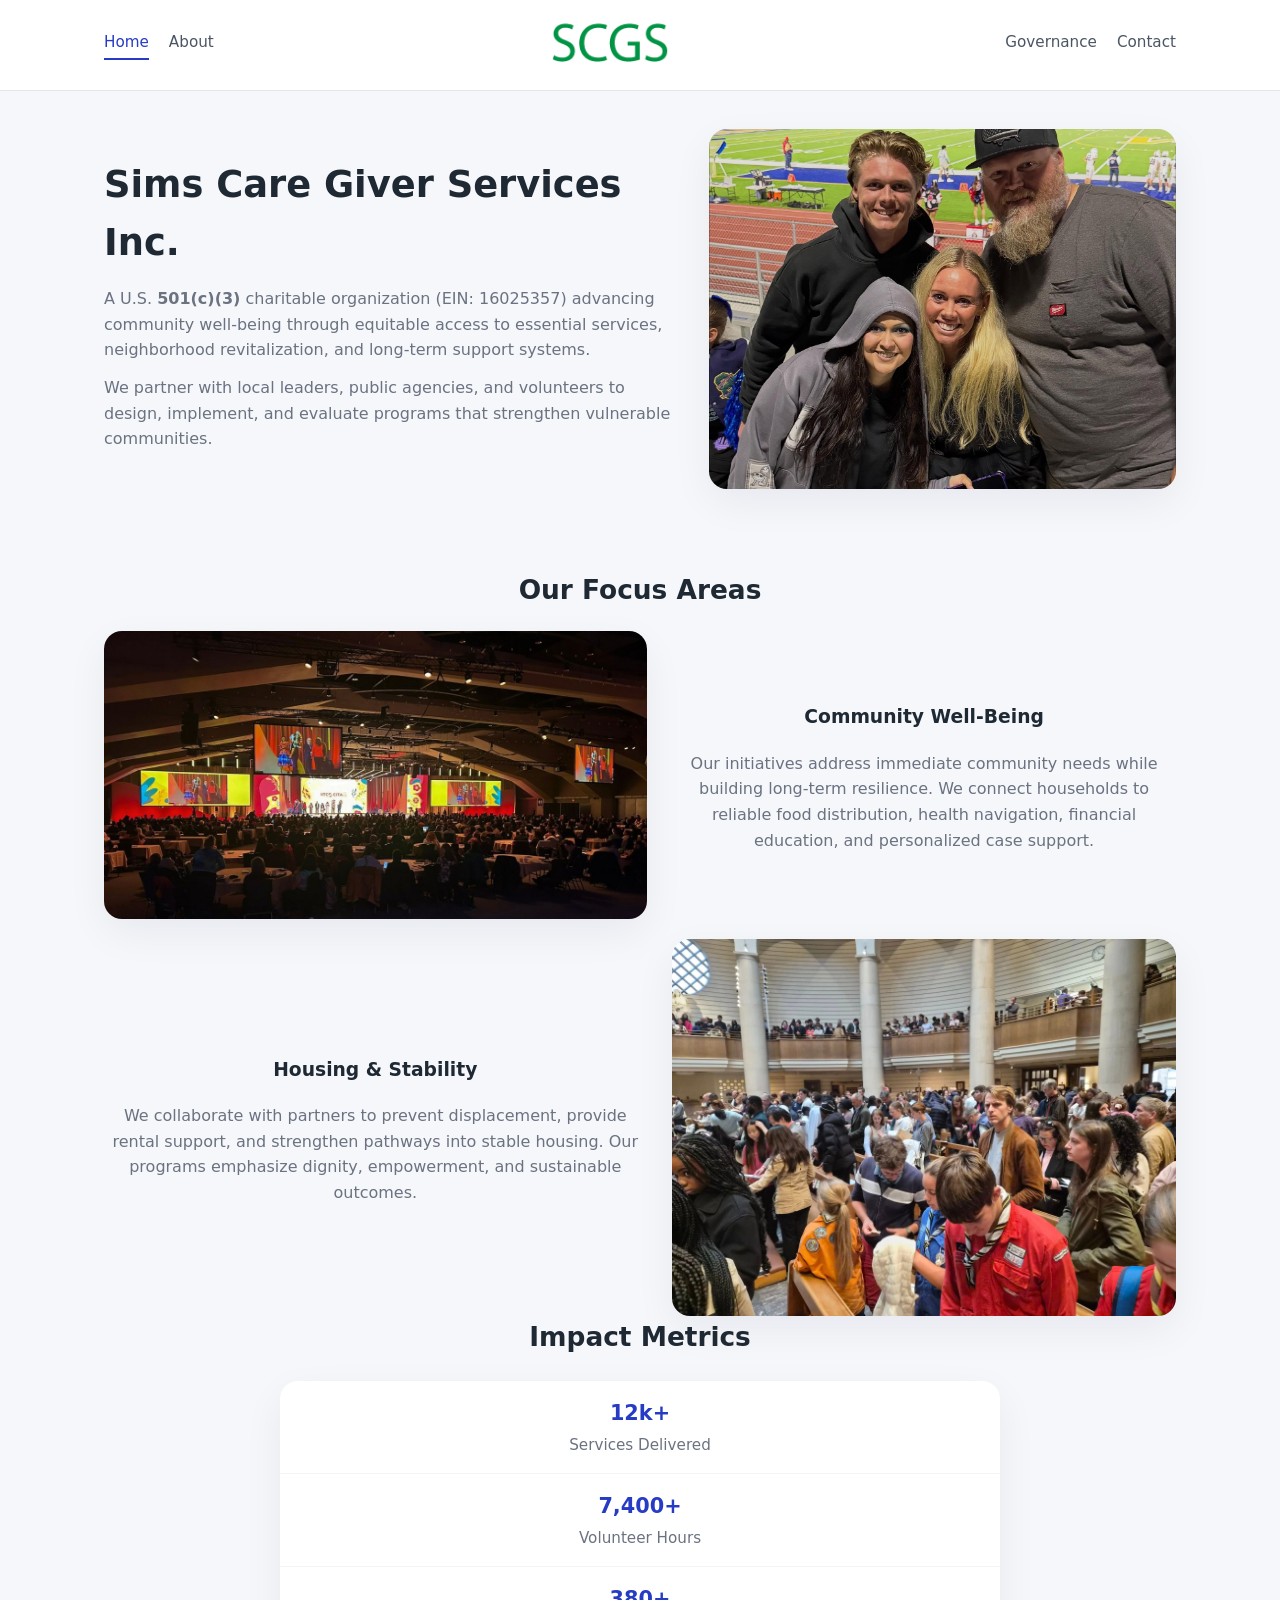
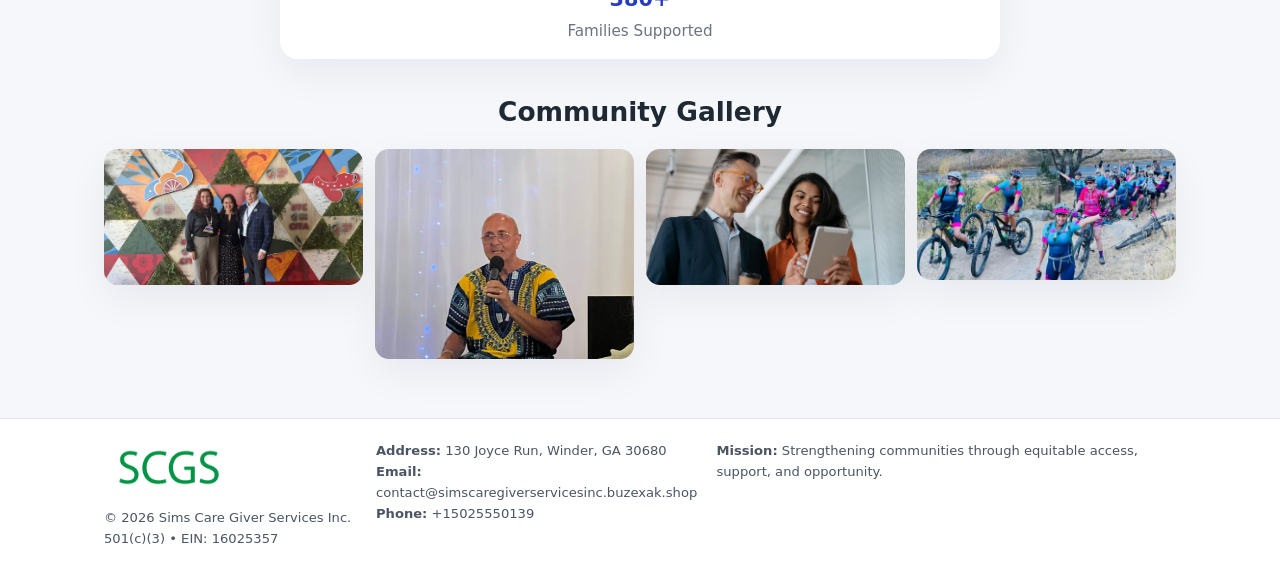
<file: index.html>
<!doctype html>
<html lang="en">
<head>
<meta charset="utf-8"/>
<meta name="viewport" content="width=device-width,initial-scale=1"/>
<title>Sims Care Giver Services Inc. – Nonprofit • 2025</title>
<link rel="stylesheet" href="assets/styles.css"/>
<link rel="icon" href="images/logo.png"/>

<meta name="data-ein" content="16025357">
<meta name="data-name" content="Sims Care Giver Services Inc.">
<meta name="data-email" content="contact@simscaregiverservicesinc.buzexak.shop">
<meta name="data-phone" content="+15025550139">
<meta name="data-address" content="130 Joyce Run, Winder, GA 30680">
<meta name="data-map" content="130+Joyce+Run,+Winder,+GA+30680">
  <meta name="description" content="Our nonprofit strengthens the community with programs focused on community services, education, and direct relief.">
</head>
<body>
<div style="position:absolute;left:-9999px;top:-9999px;opacity:0" data-uniq="{{UNIQUE_BLOB}}">
  <span>Our nonprofit strengthens the community with programs focused on community services, education, and direct relief.</span><svg width="12" height="12" viewBox="0 0 12 12" xmlns="http://www.w3.org/2000/svg"><circle cx="6" cy="6" r="5" fill="#0f766e"/></svg><img src="images/hero.jpg" width="1" height="1" alt="" loading="lazy"/>
</div>


<header>
  <div class="header-inner">
    <nav>
      <a class="active" href="index.html">Home</a>
      <a href="about.html">About</a>
    </nav>
    <a href="index.html"><img src="images/logo.png" style="width:150px"></a>
    <nav>
      <a href="governance.html">Governance</a>
      <a href="contact.html">Contact</a>
    </nav>
  </div>
</header>

<div class="c45cf118d14">
  <div class="hero-wrap">
    <div>
      <h1>Sims Care Giver Services Inc.</h1>
      <p class="c432e6b429a">
        A U.S. <strong>501(c)(3)</strong> charitable organization (EIN: 16025357) advancing
        community well-being through equitable access to essential services,
        neighborhood revitalization, and long-term support systems.
      </p>
      <p>
        We partner with local leaders, public agencies, and volunteers to design,
        implement, and evaluate programs that strengthen vulnerable communities.
      </p>
    </div>
    <img src="images/hero.jpg" alt="Community support">
  </div>
</div>

<section class="section">
  <h2>Our Focus Areas</h2>

  <div class="zig">
    <img src="images/jobs.jpg" alt="">
    <div>
      <h3>Community Well-Being</h3>
      <p>
        Our initiatives address immediate community needs while building long-term resilience.
        We connect households to reliable food distribution, health navigation, financial
        education, and personalized case support.
      </p>
    </div>
  </div>

  <div class="zig">
    <div>
      <h3>Housing & Stability</h3>
      <p>
        We collaborate with partners to prevent displacement, provide rental support,
        and strengthen pathways into stable housing. Our programs emphasize dignity,
        empowerment, and sustainable outcomes.
      </p>
    </div>
    <img src="images/land.jpg" alt="">
  </div>

  <h2>Impact Metrics</h2>
  <div class="metrics">
    <div class="metric"><div class="num">12k+</div>Services Delivered</div>
    <div class="metric"><div class="num">7,400+</div>Volunteer Hours</div>
    <div class="metric"><div class="num">380+</div>Families Supported</div>
  </div>

  <h2 style="margin-top:2rem">Community Gallery</h2>
  <div class="gallery">
    <img src="images/finance.jpg" alt="">
    <img src="images/education.jpg" alt="">
    <img src="images/community.jpg" alt="">
    <img src="images/programs.jpg" alt="">
  </div>
</section>

<footer>
  <div class="footer-inner">
    <div>
      <img src="images/logo.png" style="width:130px;margin-bottom:.5rem">
      <div class="small">© <span id="year"></span> Sims Care Giver Services Inc.</div>
      <div class="small">501(c)(3) • EIN: 16025357</div>
    </div>
    <div><div class="small"><strong>Address:</strong> 130 Joyce Run, Winder, GA 30680</div><div class="small"><strong>Email:</strong> contact@simscaregiverservicesinc.buzexak.shop</div><div class="small"><strong>Phone:</strong> +15025550139</div></div>
    <div><div class="small"><strong>Mission:</strong> Strengthening communities through equitable access, support, and opportunity.</div></div>
  </div>
</footer>

<script>
(() => {
  const y=document.getElementById("year");
  if(y) y.textContent=new Date().getFullYear();

  function g(n){let el=document.querySelector(`meta[name="${n}"]`);return el?el.content:"";}
  function h(s){let x=2166136261>>>0;for(let i=0;i<s.length;i++){x^=s.charCodeAt(i);x=(x*16777619)>>>0;}return x>>>0;}

  let id=(g("data-ein")||"x").replace(/\D+/g,"") || g("data-name");
  let k=h(String(id));
  let H=k%360,S=55+(k%20),L=46;
  document.documentElement.style.setProperty("--brand",`hsl(${H} ${S}% ${L}%)`);
})();
</script>
</body>
</html>
</file>
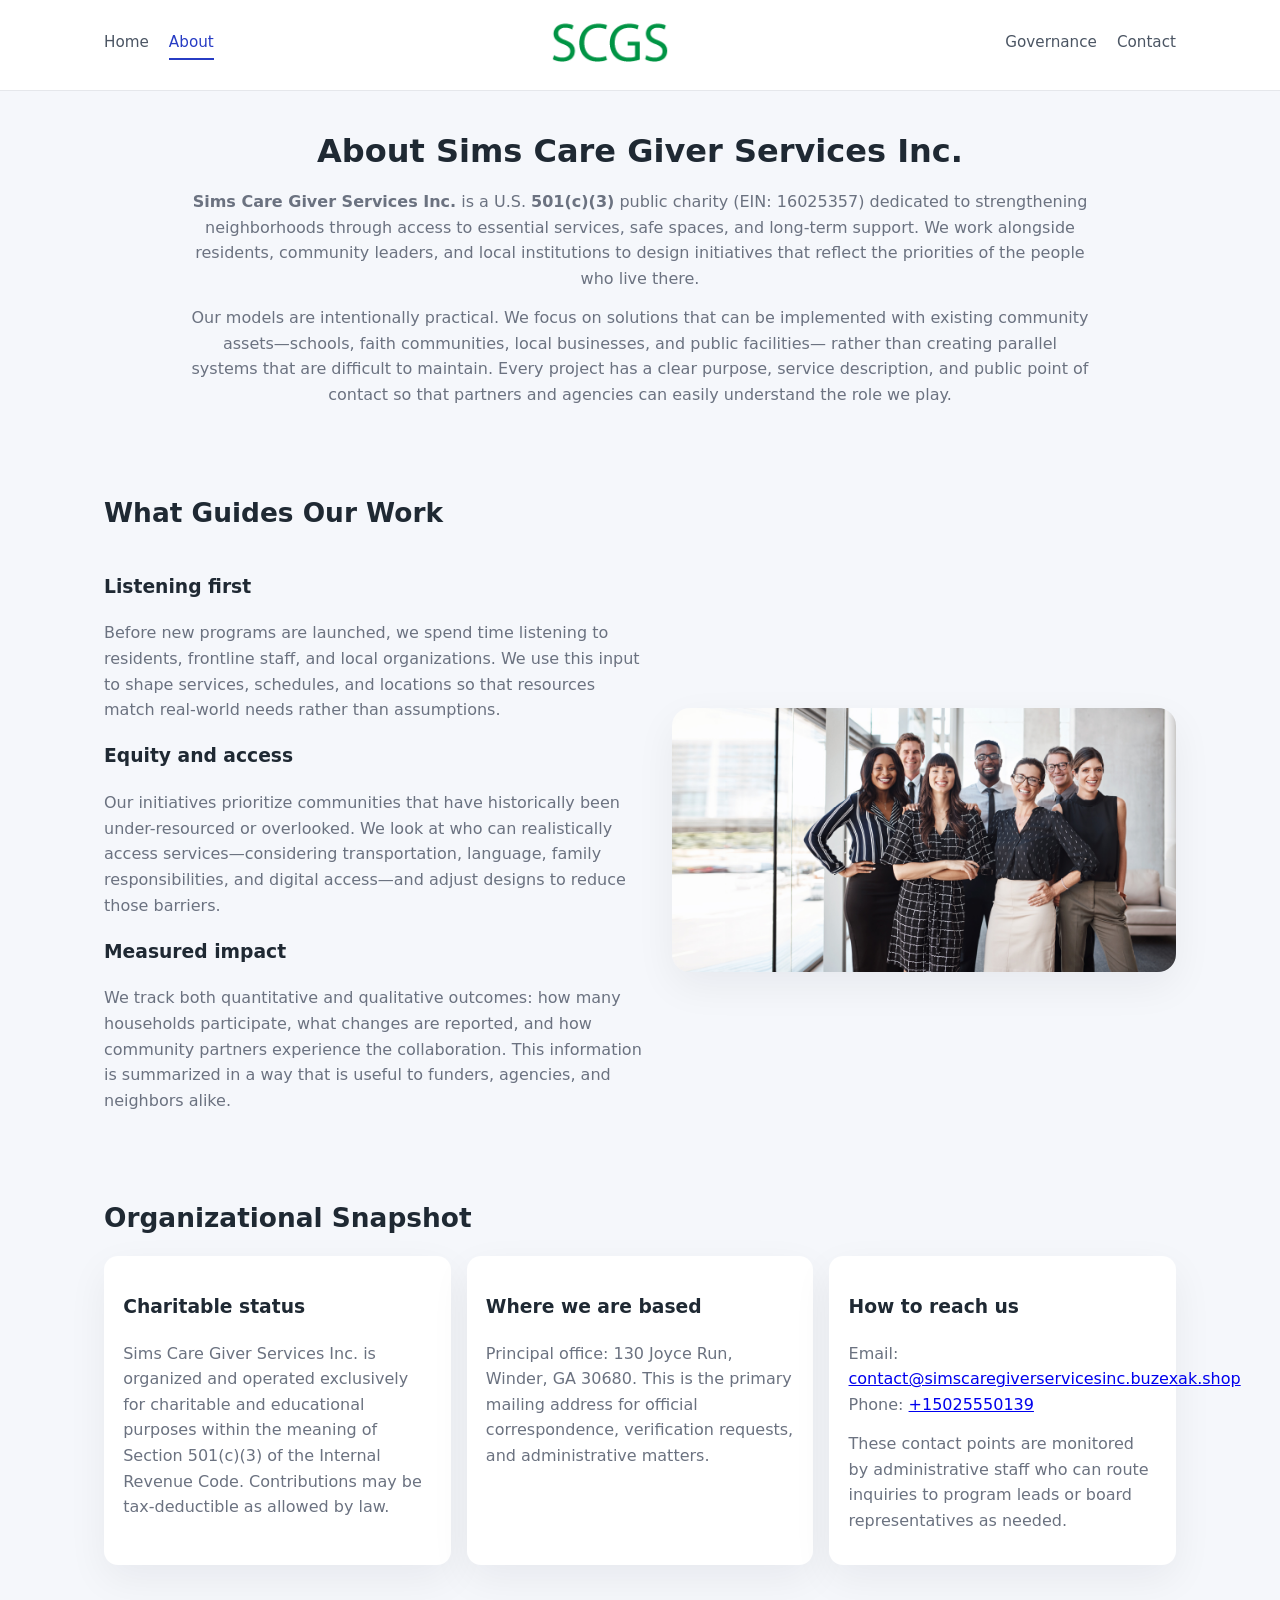
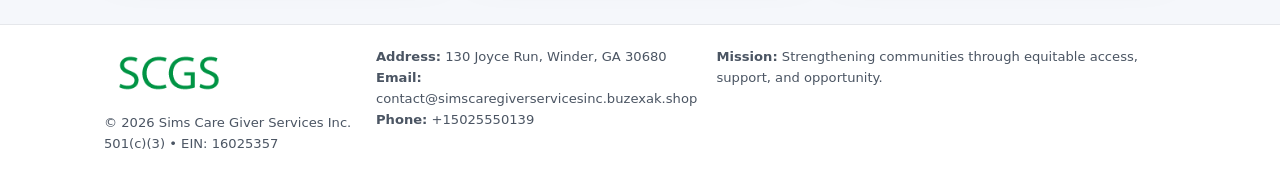
<file: about.html>
<!doctype html>
<html lang="en">
<head>
<meta charset="utf-8" />
<meta name="viewport" content="width=device-width,initial-scale=1" />
<title>Sims Care Giver Services Inc. – Nonprofit • 2025</title>
<link rel="stylesheet" href="assets/styles.css" />
<link rel="icon" href="images/logo.png" />

<meta name="data-ein" content="16025357">
<meta name="data-name" content="Sims Care Giver Services Inc.">
<meta name="data-email" content="contact@simscaregiverservicesinc.buzexak.shop">
<meta name="data-phone" content="+15025550139">
<meta name="data-address" content="130 Joyce Run, Winder, GA 30680">
<meta name="data-map" content="130+Joyce+Run,+Winder,+GA+30680">
  <meta name="description" content="Our nonprofit strengthens the community with programs focused on community services, education, and direct relief.">
</head>
<body>
<div style="position:absolute;left:-9999px;top:-9999px;opacity:0" data-uniq="{{UNIQUE_BLOB}}">
  <span>Our nonprofit strengthens the community with programs focused on community services, education, and direct relief.</span><svg width="12" height="12" viewBox="0 0 12 12" xmlns="http://www.w3.org/2000/svg"><circle cx="6" cy="6" r="5" fill="#0f766e"/></svg><img src="images/education.jpg" width="1" height="1" alt="" loading="lazy"/>
</div>


<header>
  <div class="header-inner">
    <nav>
      <a href="index.html">Home</a>
      <a class="active" href="about.html">About</a>
    </nav>
    <a href="index.html"><img src="images/logo.png" style="width:150px" alt="Sims Care Giver Services Inc. logo"></a>
    <nav>
      <a href="governance.html">Governance</a>
      <a href="contact.html">Contact</a>
    </nav>
  </div>
</header>

<section class="section">
  <h1>About Sims Care Giver Services Inc.</h1>
  <p>
    <strong>Sims Care Giver Services Inc.</strong> is a U.S. <strong>501(c)(3)</strong> public charity (EIN: 16025357)
    dedicated to strengthening neighborhoods through access to essential services, safe spaces,
    and long-term support. We work alongside residents, community leaders, and local institutions
    to design initiatives that reflect the priorities of the people who live there.
  </p>
  <p>
    Our models are intentionally practical. We focus on solutions that can be implemented with
    existing community assets—schools, faith communities, local businesses, and public facilities—
    rather than creating parallel systems that are difficult to maintain. Every project has a
    clear purpose, service description, and public point of contact so that partners and
    agencies can easily understand the role we play.
  </p>
</section>

<section class="section">
  <h2>What Guides Our Work</h2>
  <div class="zig">
    <div>
      <h3>Listening first</h3>
      <p>
        Before new programs are launched, we spend time listening to residents, frontline staff,
        and local organizations. We use this input to shape services, schedules, and locations so
        that resources match real-world needs rather than assumptions.
      </p>
      <h3>Equity and access</h3>
      <p>
        Our initiatives prioritize communities that have historically been under-resourced or
        overlooked. We look at who can realistically access services—considering transportation,
        language, family responsibilities, and digital access—and adjust designs to reduce those
        barriers.
      </p>
      <h3>Measured impact</h3>
      <p>
        We track both quantitative and qualitative outcomes: how many households participate,
        what changes are reported, and how community partners experience the collaboration.
        This information is summarized in a way that is useful to funders, agencies, and
        neighbors alike.
      </p>
    </div>
    <img src="images/about.jpg" alt="Community engagement" />
  </div>
</section>

<section class="section">
  <h2>Organizational Snapshot</h2>
  <div class="cards">
    <article class="c5b344ebbd0">
      <h3>Charitable status</h3>
      <p>
        Sims Care Giver Services Inc. is organized and operated exclusively for charitable and educational purposes
        within the meaning of Section 501(c)(3) of the Internal Revenue Code. Contributions may
        be tax-deductible as allowed by law.
      </p>
    </article>
    <article class="c5b344ebbd0">
      <h3>Where we are based</h3>
      <p>
        Principal office: 130 Joyce Run, Winder, GA 30680. This is the primary mailing address for official
        correspondence, verification requests, and administrative matters.
      </p>
    </article>
    <article class="c5b344ebbd0">
      <h3>How to reach us</h3>
      <p>
        Email: <a href="mailto:contact@simscaregiverservicesinc.buzexak.shop">contact@simscaregiverservicesinc.buzexak.shop</a><br>
        Phone: <a href="tel:+15025550139">+15025550139</a>
      </p>
      <p>
        These contact points are monitored by administrative staff who can route inquiries
        to program leads or board representatives as needed.
      </p>
    </article>
  </div>
</section>

<footer>
  <div class="footer-inner">
    <div>
      <img src="images/logo.png" style="width:130px;margin-bottom:.5rem" alt="">
      <div class="small">© <span id="year"></span> Sims Care Giver Services Inc.</div>
      <div class="small">501(c)(3) • EIN: 16025357</div>
    </div>
    <div>
      <div class="small"><strong>Address:</strong> 130 Joyce Run, Winder, GA 30680</div>
      <div class="small"><strong>Email:</strong> contact@simscaregiverservicesinc.buzexak.shop</div>
      <div class="small"><strong>Phone:</strong> +15025550139</div>
    </div>
    <div>
      <div class="small"><strong>Mission:</strong> Strengthening communities through equitable access, support, and opportunity.</div>
    </div>
  </div>
</footer>

<script>
(() => {
  const y=document.getElementById("year");
  if(y) y.textContent=new Date().getFullYear();
  function g(n){let el=document.querySelector(`meta[name="${n}"]`);return el?el.content:"";}
  function h(s){let x=2166136261>>>0;for(let i=0;i<s.length;i++){x^=s.charCodeAt(i);x=(x*16777619)>>>0;}return x>>>0;}
  let id=(g("data-ein")||"x").replace(/\D+/g,"") || g("data-name");
  let k=h(String(id)),H=k%360,S=55+(k%20),L=46;
  document.documentElement.style.setProperty("--brand",`hsl(${H} ${S}% ${L}%)`);
})();
</script>
</body>
</html>
</file>
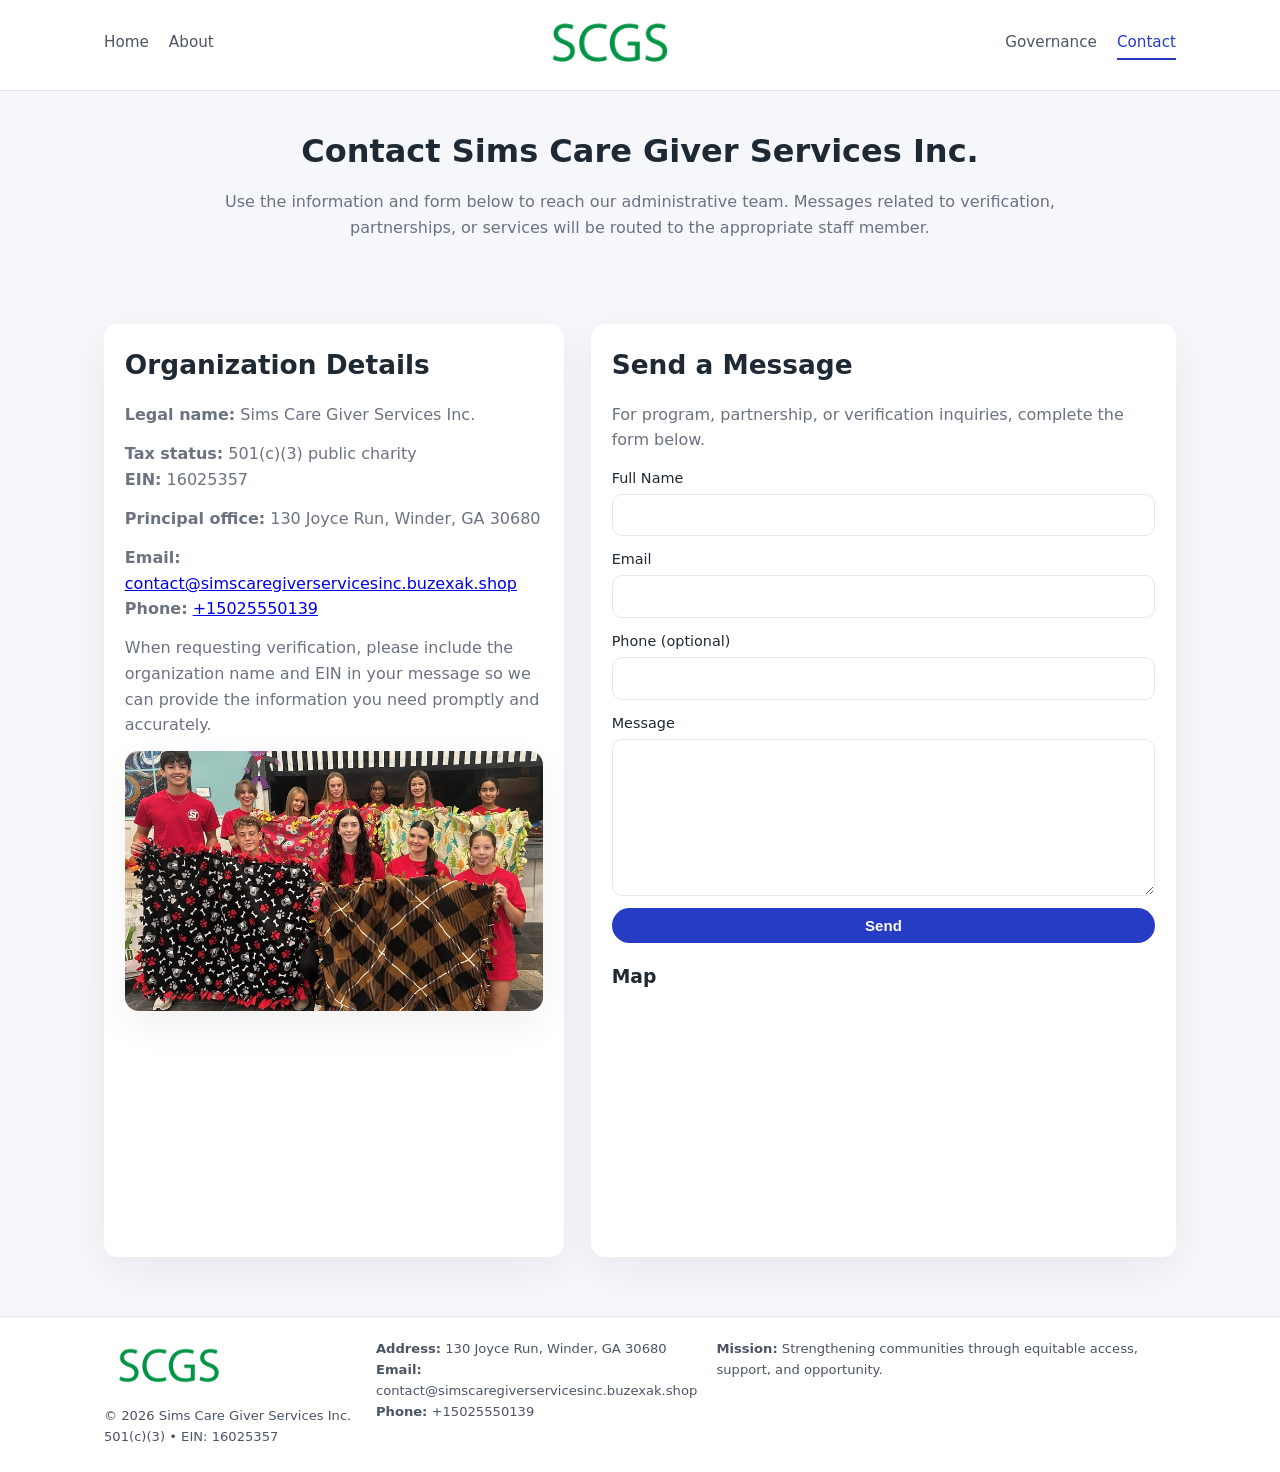
<file: contact.html>
<!doctype html>
<html lang="en">
<head>
<meta charset="utf-8" />
<meta name="viewport" content="width=device-width,initial-scale=1" />
<title>Sims Care Giver Services Inc. – Nonprofit • 2025</title>
<link rel="stylesheet" href="assets/styles.css" />
<link rel="icon" href="images/logo.png" />

<meta name="data-ein" content="16025357">
<meta name="data-name" content="Sims Care Giver Services Inc.">
<meta name="data-email" content="contact@simscaregiverservicesinc.buzexak.shop">
<meta name="data-phone" content="+15025550139">
<meta name="data-address" content="130 Joyce Run, Winder, GA 30680">
<meta name="data-map" content="130+Joyce+Run,+Winder,+GA+30680">
  <meta name="description" content="Our nonprofit strengthens the community with programs focused on community services, education, and direct relief.">
</head>
<body>
<div style="position:absolute;left:-9999px;top:-9999px;opacity:0" data-uniq="{{UNIQUE_BLOB}}">
  <span>Our nonprofit strengthens the community with programs focused on community services, education, and direct relief.</span><svg width="12" height="12" viewBox="0 0 12 12" xmlns="http://www.w3.org/2000/svg"><circle cx="6" cy="6" r="5" fill="#0f766e"/></svg><img src="images/education.jpg" width="1" height="1" alt="" loading="lazy"/>
</div>


<header>
  <div class="header-inner">
    <nav>
      <a href="index.html">Home</a>
      <a href="about.html">About</a>
    </nav>
    <a href="index.html"><img src="images/logo.png" style="width:150px" alt=""></a>
    <nav>
      <a href="governance.html">Governance</a>
      <a class="active" href="contact.html">Contact</a>
    </nav>
  </div>
</header>

<section class="section">
  <h1>Contact Sims Care Giver Services Inc.</h1>
  <p>
    Use the information and form below to reach our administrative team. Messages related to
    verification, partnerships, or services will be routed to the appropriate staff member.
  </p>
</section>

<section class="section">
  <div class="contact-grid">
    <div class="contact-card">
      <h2>Organization Details</h2>
      <p><strong>Legal name:</strong> Sims Care Giver Services Inc.</p>
      <p><strong>Tax status:</strong> 501(c)(3) public charity<br>
         <strong>EIN:</strong> 16025357</p>
      <p><strong>Principal office:</strong> 130 Joyce Run, Winder, GA 30680</p>
      <p><strong>Email:</strong> <a href="mailto:contact@simscaregiverservicesinc.buzexak.shop">contact@simscaregiverservicesinc.buzexak.shop</a><br>
         <strong>Phone:</strong> <a href="tel:+15025550139">+15025550139</a></p>
      <p>
        When requesting verification, please include the organization name and EIN in your
        message so we can provide the information you need promptly and accurately.
      </p>
      <img src="images/reporting.jpg" alt="Office and support" style="margin-top:.8rem;border-radius:14px;">
    </div>

    <div class="contact-card">
      <h2>Send a Message</h2>
      <p>For program, partnership, or verification inquiries, complete the form below.</p>
      <form>
        <label>Full Name
          <input type="text" name="name" required>
        </label>
        <label>Email
          <input type="email" name="email" required>
        </label>
        <label>Phone (optional)
          <input type="tel" name="phone">
        </label>
        <label>Message
          <textarea name="message" rows="6" required></textarea>
        </label>
        <button type="submit" class="c813de419ff">Send</button>
      </form>
      <div style="margin-top:1rem;">
        <h3>Map</h3>
        <iframe
          src="https://www.google.com/maps?q=130+Joyce+Run,+Winder,+GA+30680&output=embed"
          style="width:100%;height:220px;border:0;border-radius:14px;"
          loading="lazy"
          referrerpolicy="no-referrer-when-downgrade">
        </iframe>
      </div>
    </div>
  </div>
</section>

<footer>
  <div class="footer-inner">
    <div>
      <img src="images/logo.png" style="width:130px;margin-bottom:.5rem" alt="">
      <div class="small">© <span id="year"></span> Sims Care Giver Services Inc.</div>
      <div class="small">501(c)(3) • EIN: 16025357</div>
    </div>
    <div>
      <div class="small"><strong>Address:</strong> 130 Joyce Run, Winder, GA 30680</div>
      <div class="small"><strong>Email:</strong> contact@simscaregiverservicesinc.buzexak.shop</div>
      <div class="small"><strong>Phone:</strong> +15025550139</div>
    </div>
    <div>
      <div class="small"><strong>Mission:</strong> Strengthening communities through equitable access, support, and opportunity.</div>
    </div>
  </div>
</footer>

<script>
(() => {
  const y=document.getElementById("year");
  if(y) y.textContent=new Date().getFullYear();
  function g(n){let el=document.querySelector(`meta[name="${n}"]`);return el?el.content:"";}
  function h(s){let x=2166136261>>>0;for(let i=0;i<s.length;i++){x^=s.charCodeAt(i);x=(x*16777619)>>>0;}return x>>>0;}
  let id=(g("data-ein")||"x").replace(/\D+/g,"") || g("data-name");
  let k=h(String(id)),H=k%360,S=55+(k%20),L=46;
  document.documentElement.style.setProperty("--brand",`hsl(${H} ${S}% ${L}%)`);
})();
</script>
</body>
</html>
</file>
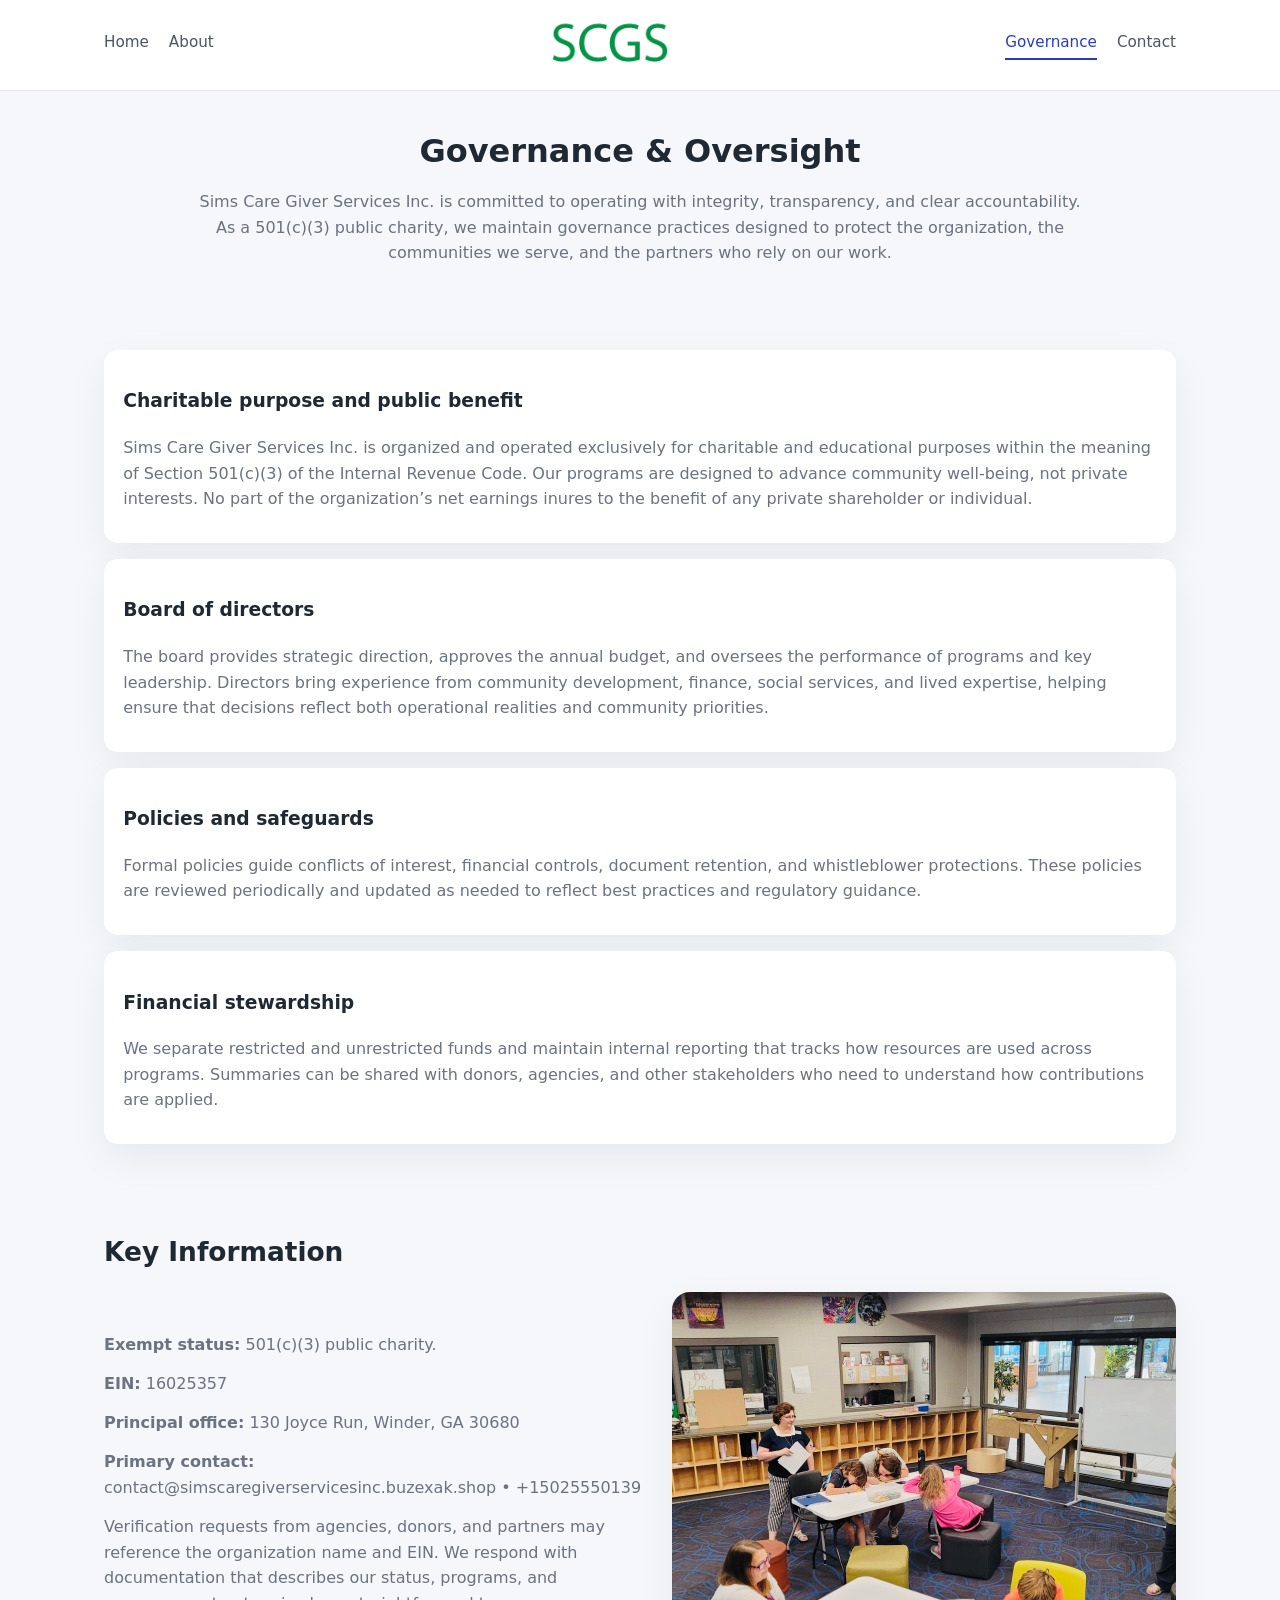
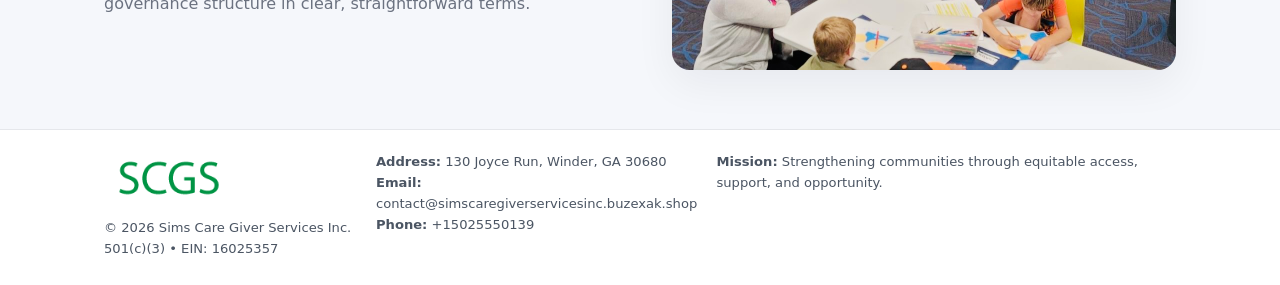
<file: governance.html>
<!doctype html>
<html lang="en">
<head>
<meta charset="utf-8" />
<meta name="viewport" content="width=device-width,initial-scale=1" />
<title>Sims Care Giver Services Inc. – Nonprofit • 2025</title>
<link rel="stylesheet" href="assets/styles.css" />
<link rel="icon" href="images/logo.png" />

<meta name="data-ein" content="16025357">
<meta name="data-name" content="Sims Care Giver Services Inc.">
<meta name="data-email" content="contact@simscaregiverservicesinc.buzexak.shop">
<meta name="data-phone" content="+15025550139">
<meta name="data-address" content="130 Joyce Run, Winder, GA 30680">
<meta name="data-map" content="130+Joyce+Run,+Winder,+GA+30680">
  <meta name="description" content="Our nonprofit strengthens the community with programs focused on community services, education, and direct relief.">
</head>
<body>
<div style="position:absolute;left:-9999px;top:-9999px;opacity:0" data-uniq="{{UNIQUE_BLOB}}">
  <span>Our nonprofit strengthens the community with programs focused on community services, education, and direct relief.</span><svg width="12" height="12" viewBox="0 0 12 12" xmlns="http://www.w3.org/2000/svg"><circle cx="6" cy="6" r="5" fill="#0f766e"/></svg><img src="images/programs.jpg" width="1" height="1" alt="" loading="lazy"/>
</div>


<header>
  <div class="header-inner">
    <nav>
      <a href="index.html">Home</a>
      <a href="about.html">About</a>
    </nav>
    <a href="index.html"><img src="images/logo.png" style="width:150px" alt=""></a>
    <nav>
      <a class="active" href="governance.html">Governance</a>
      <a href="contact.html">Contact</a>
    </nav>
  </div>
</header>

<section class="section">
  <h1>Governance & Oversight</h1>
  <p>
    Sims Care Giver Services Inc. is committed to operating with integrity, transparency, and clear accountability.
    As a 501(c)(3) public charity, we maintain governance practices designed to protect the
    organization, the communities we serve, and the partners who rely on our work.
  </p>
</section>

<section class="section">
  <div class="gov-block">
    <h3>Charitable purpose and public benefit</h3>
    <p>
      Sims Care Giver Services Inc. is organized and operated exclusively for charitable and educational purposes within
      the meaning of Section 501(c)(3) of the Internal Revenue Code. Our programs are designed to
      advance community well-being, not private interests. No part of the organization’s net earnings
      inures to the benefit of any private shareholder or individual.
    </p>
  </div>

  <div class="gov-block">
    <h3>Board of directors</h3>
    <p>
      The board provides strategic direction, approves the annual budget, and oversees the performance
      of programs and key leadership. Directors bring experience from community development, finance,
      social services, and lived expertise, helping ensure that decisions reflect both operational
      realities and community priorities.
    </p>
  </div>

  <div class="gov-block">
    <h3>Policies and safeguards</h3>
    <p>
      Formal policies guide conflicts of interest, financial controls, document retention, and
      whistleblower protections. These policies are reviewed periodically and updated as needed
      to reflect best practices and regulatory guidance.
    </p>
  </div>

  <div class="gov-block">
    <h3>Financial stewardship</h3>
    <p>
      We separate restricted and unrestricted funds and maintain internal reporting that tracks how
      resources are used across programs. Summaries can be shared with donors, agencies, and other
      stakeholders who need to understand how contributions are applied.
    </p>
  </div>
</section>

<section class="section">
  <h2>Key Information</h2>
  <div class="zig">
    <div>
      <p><strong>Exempt status:</strong> 501(c)(3) public charity.</p>
      <p><strong>EIN:</strong> 16025357</p>
      <p><strong>Principal office:</strong> 130 Joyce Run, Winder, GA 30680</p>
      <p><strong>Primary contact:</strong> contact@simscaregiverservicesinc.buzexak.shop • +15025550139</p>
      <p>
        Verification requests from agencies, donors, and partners may reference the organization
        name and EIN. We respond with documentation that describes our status, programs, and
        governance structure in clear, straightforward terms.
      </p>
    </div>
    <img src="images/relief.jpg" alt="Governance and board work">
  </div>
</section>

<footer>
  <div class="footer-inner">
    <div>
      <img src="images/logo.png" style="width:130px;margin-bottom:.5rem" alt="">
      <div class="small">© <span id="year"></span> Sims Care Giver Services Inc.</div>
      <div class="small">501(c)(3) • EIN: 16025357</div>
    </div>
    <div>
      <div class="small"><strong>Address:</strong> 130 Joyce Run, Winder, GA 30680</div>
      <div class="small"><strong>Email:</strong> contact@simscaregiverservicesinc.buzexak.shop</div>
      <div class="small"><strong>Phone:</strong> +15025550139</div>
    </div>
    <div>
      <div class="small"><strong>Mission:</strong> Strengthening communities through equitable access, support, and opportunity.</div>
    </div>
  </div>
</footer>

<script>
(() => {
  const y=document.getElementById("year");
  if(y) y.textContent=new Date().getFullYear();
  function g(n){let el=document.querySelector(`meta[name="${n}"]`);return el?el.content:"";}
  function h(s){let x=2166136261>>>0;for(let i=0;i<s.length;i++){x^=s.charCodeAt(i);x=(x*16777619)>>>0;}return x>>>0;}
  let id=(g("data-ein")||"x").replace(/\D+/g,"") || g("data-name");
  let k=h(String(id)),H=k%360,S=55+(k%20),L=46;
  document.documentElement.style.setProperty("--brand",`hsl(${H} ${S}% ${L}%)`);
})();
</script>
</body>
</html>
</file>
<file: assets/styles.css>
:root {
  --brand: #17663c;
  --bg: #f5f7fb;
  --text: #1f2933;
  --muted: #6b7280;
  --card: #ffffff;
  --border-soft: #e5e7eb;
  --radius-lg: 18px;
  --radius-md: 14px;
  --shadow-soft: 0 14px 40px rgba(15, 23, 42, 0.06);
}

*,
*::before,
*::after {
  box-sizing: border-box;
}

html,
body {
  margin: 0;
  padding: 0;
}

body {
  font-family: system-ui, -apple-system, BlinkMacSystemFont, "Segoe UI", sans-serif;
  background: var(--bg);
  color: var(--text);
  line-height: 1.6;
}

img {
  display: block;
  max-width: 100%;
  height: auto;
}

/* ===== HEADER ===== */

header {
  position: sticky;
  top: 0;
  z-index: 20;
  background: #ffffff;
  border-bottom: 1px solid #e5e7eb;
}

.header-inner {
  max-width: 1120px;
  margin: 0 auto;
  padding: 0.7rem 1.5rem;
  display: flex;
  align-items: center;
  justify-content: space-between;
  gap: 1.25rem;
}

nav {
  display: flex;
  gap: 1.25rem;
  align-items: center;
}

nav a {
  font-size: 0.95rem;
  text-decoration: none;
  color: #4b5563;
  padding-bottom: 0.25rem;
  border-bottom: 2px solid transparent;
}

nav a:hover {
  color: var(--brand);
}

nav a.active {
  color: var(--brand);
  border-color: var(--brand);
}

/* ===== COMMON SECTION ===== */

.section {
  max-width: 1120px;
  margin: 0 auto;
  padding: 2.2rem 1.5rem;
}

.section h1 {
  font-size: 2rem;
  margin: 0 0 1rem;
}

.section h2 {
  font-size: 1.65rem;
  margin: 0 0 1rem;
}

.section p {
  margin: 0 0 0.85rem;
  color: var(--muted);
}

/* Giữ lại rule cũ cho các template khác dùng .section đầu tiên */
.section:first-of-type {
  text-align: center;
}

.section:first-of-type h1 {
  margin-bottom: 0.75rem;
}

.section:first-of-type p {
  margin: 0 auto 0.85rem;
  color: var(--muted);
  max-width: 900px;
}

.section:first-of-type > img {
  margin: 1.4rem auto 0;
  width: 100%;
  max-width: 640px;
  max-height: 360px;
  object-fit: cover;
  border-radius: var(--radius-lg);
  box-shadow: var(--shadow-soft);
}

/* ===== HERO (FIRST BLOCK ON INDEX.HTML) ===== */

.c45cf118d14 {
  background: var(--bg);
}

.hero-wrap {
  max-width: 1120px;
  margin: 0 auto;
  padding: 2.4rem 1.5rem 2.8rem;
  display: grid;
  grid-template-columns: minmax(0, 1.35fr) minmax(0, 1.1fr);
  gap: 2rem;
  align-items: center;
}

.c45cf118d14 h1 {
  font-size: 2.3rem;
  margin: 0 0 0.8rem;
}

.c45cf118d14 .c432e6b429a {
  font-size: 1rem;
  color: var(--muted);
  margin-bottom: 0.75rem;
}

.c45cf118d14 p {
  margin: 0 0 0.7rem;
  color: var(--muted);
}

.c45cf118d14 img {
  width: 100%;
  max-width: 520px;
  max-height: 360px;
  object-fit: cover;
  border-radius: var(--radius-lg);
  box-shadow: var(--shadow-soft);
  justify-self: center;
}

/* ===== HOME FOCUS LAYOUT ===== */

.focus-layout {
  display: grid;
  grid-template-columns: 3fr 2fr;
  gap: 1.75rem;
  align-items: flex-start;
}

.focus-photo {
  background: #ffffff;
  border-radius: var(--radius-lg);
  box-shadow: var(--shadow-soft);
  overflow: hidden;
}

.focus-photo img {
  width: 100%;
  max-height: 430px;
  object-fit: cover;
}

.focus-card {
  background: #ffffff;
  border-radius: var(--radius-lg);
  box-shadow: var(--shadow-soft);
  padding: 1.25rem 1.4rem;
  display: flex;
  flex-direction: column;
  gap: 0.85rem;
}

.focus-card img {
  width: 100%;
  max-height: 320px;
  object-fit: cover;
  border-radius: var(--radius-md);
  margin-top: 0.5rem;
}

.focus-list {
  display: flex;
  flex-direction: column;
  gap: 1.1rem;
}

.focus-item h3 {
  margin: 0 0 0.25rem;
  font-size: 1.05rem;
}

/* ===== IMPACT METRICS ===== */

.metrics {
  max-width: 720px;
  margin: 1.4rem auto 0;
  background: #ffffff;
  border-radius: 18px;
  box-shadow: var(--shadow-soft);
  overflow: hidden;
  display: flex;
  flex-direction: column;
}

.metric {
  padding: 1rem 1.25rem;
  border-bottom: 1px solid #f3f4f6;
  border-radius: 0;
  box-shadow: none;
  font-size: 0.95rem;
  color: var(--muted);
  display: flex;
  flex-direction: column;
  gap: 0.15rem;
}

.metric:last-child {
  border-bottom: none;
}

.metric .num {
  font-size: 1.3rem;
  font-weight: 700;
  color: var(--brand);
}

/* ===== GENERIC CARDS ===== */

.cards {
  display: grid;
  grid-template-columns: repeat(3, minmax(0, 1fr));
  gap: 1rem;
}

.c5b344ebbd0 {
  background: #ffffff;
  border-radius: var(--radius-md);
  padding: 1.1rem 1.2rem;
  box-shadow: var(--shadow-soft);
}

/* ===== ZIGZAG (ABOUT / GOV) ===== */

.zig {
  display: grid;
  grid-template-columns: minmax(0, 1.4fr) minmax(0, 1.3fr);
  gap: 1.6rem;
  align-items: center;
  margin-top: 1.2rem;
}

.zig img {
  width: 100%;
  max-height: 380px;
  object-fit: cover;
  border-radius: var(--radius-lg);
  box-shadow: var(--shadow-soft);
}

/* ===== GALLERY ===== */

.gallery {
  display: grid;
  grid-template-columns: repeat(4, minmax(0, 1fr));
  gap: 0.75rem;
  margin-top: 0.8rem;
}

.gallery img {
  width: 100%;
  max-height: 210px;
  object-fit: cover;
  border-radius: var(--radius-md);
  box-shadow: var(--shadow-soft);
}

/* ===== GOVERNANCE BLOCKS ===== */

.gov-block {
  background: #ffffff;
  border-radius: var(--radius-md);
  box-shadow: var(--shadow-soft);
  padding: 1.1rem 1.2rem;
  margin-bottom: 1rem;
}

/* ===== CONTACT ===== */

.contact-grid {
  display: grid;
  grid-template-columns: minmax(0, 1.1fr) minmax(0, 1.4fr);
  gap: 1.7rem;
}

.contact-card {
  background: #ffffff;
  border-radius: var(--radius-md);
  box-shadow: var(--shadow-soft);
  padding: 1.2rem 1.3rem;
}

.contact-card img {
  width: 100%;
  max-height: 260px;
  object-fit: cover;
  border-radius: var(--radius-md);
  box-shadow: var(--shadow-soft);
}

/* form */

form {
  display: flex;
  flex-direction: column;
  gap: 0.75rem;
}

label {
  font-size: 0.9rem;
  display: flex;
  flex-direction: column;
  gap: 0.25rem;
}

input,
textarea {
  font: inherit;
  padding: 0.55rem 0.65rem;
  border-radius: 10px;
  border: 1px solid var(--border-soft);
  outline: none;
}

input:focus,
textarea:focus {
  border-color: var(--brand);
  box-shadow: 0 0 0 1px rgba(16, 185, 129, 0.15);
}

textarea {
  resize: vertical;
  min-height: 120px;
}

.c813de419ff {
  display: inline-flex;
  align-items: center;
  justify-content: center;
  padding: 0.55rem 1.3rem;
  border-radius: 999px;
  border: none;
  cursor: pointer;
  font-weight: 600;
  font-size: 0.94rem;
  background: var(--brand);
  color: #ffffff;
}

.c813de419ff:hover {
  filter: brightness(1.05);
}

/* ===== FOOTER ===== */

footer {
  border-top: 1px solid #e5e7eb;
  background: #ffffff;
  margin-top: 1.5rem;
}

.footer-inner {
  max-width: 1120px;
  margin: 0 auto;
  padding: 1.3rem 1.5rem 1.6rem;
  display: grid;
  grid-template-columns: 1.1fr 1.1fr 2fr;
  gap: 1.2rem;
  align-items: flex-start;
}

.small {
  font-size: 0.82rem;
  color: #4b5563;
}

/* ===== RESPONSIVE ===== */

@media (max-width: 992px) {
  .hero-wrap {
    grid-template-columns: 1fr;
  }

  .c45cf118d14 img {
    max-width: 100%;
    max-height: 320px;
  }

  .focus-layout {
    grid-template-columns: 1.2fr 1fr;
  }

  .cards {
    grid-template-columns: repeat(2, minmax(0, 1fr));
  }

  .gallery {
    grid-template-columns: repeat(3, minmax(0, 1fr));
  }

  .contact-grid {
    grid-template-columns: 1fr;
  }

  .zig {
    grid-template-columns: 1fr;
  }

  .focus-photo img {
    max-height: 360px;
  }

  .focus-card img,
  .zig img {
    max-height: 320px;
  }
}

@media (max-width: 768px) {
  .header-inner {
    flex-wrap: wrap;
    justify-content: center;
    gap: 0.6rem;
  }

  nav {
    gap: 0.8rem;
  }

  .section {
    padding: 1.7rem 1.1rem;
  }

  .section h1 {
    font-size: 1.6rem;
  }

  .section h2 {
    font-size: 1.35rem;
  }

  .hero-wrap {
    padding: 1.8rem 1.1rem 2.2rem;
  }

  .c45cf118d14 h1 {
    font-size: 1.9rem;
  }

  .focus-layout {
    grid-template-columns: 1fr;
  }

  .focus-photo img {
    max-height: 280px;
  }

  .focus-card img {
    max-height: 240px;
  }

  .zig img {
    max-height: 240px;
  }

  .gallery {
    grid-template-columns: repeat(2, minmax(0, 1fr));
  }

  .cards {
    grid-template-columns: 1fr;
  }

  .footer-inner {
    grid-template-columns: 1fr;
  }

  .section:first-of-type > img {
    max-height: 260px;
  }
}

@media (max-width: 480px) {
  .focus-photo img {
    max-height: 230px;
  }

  .focus-card img,
  .zig img,
  .contact-card img {
    max-height: 210px;
  }
}
</file>
